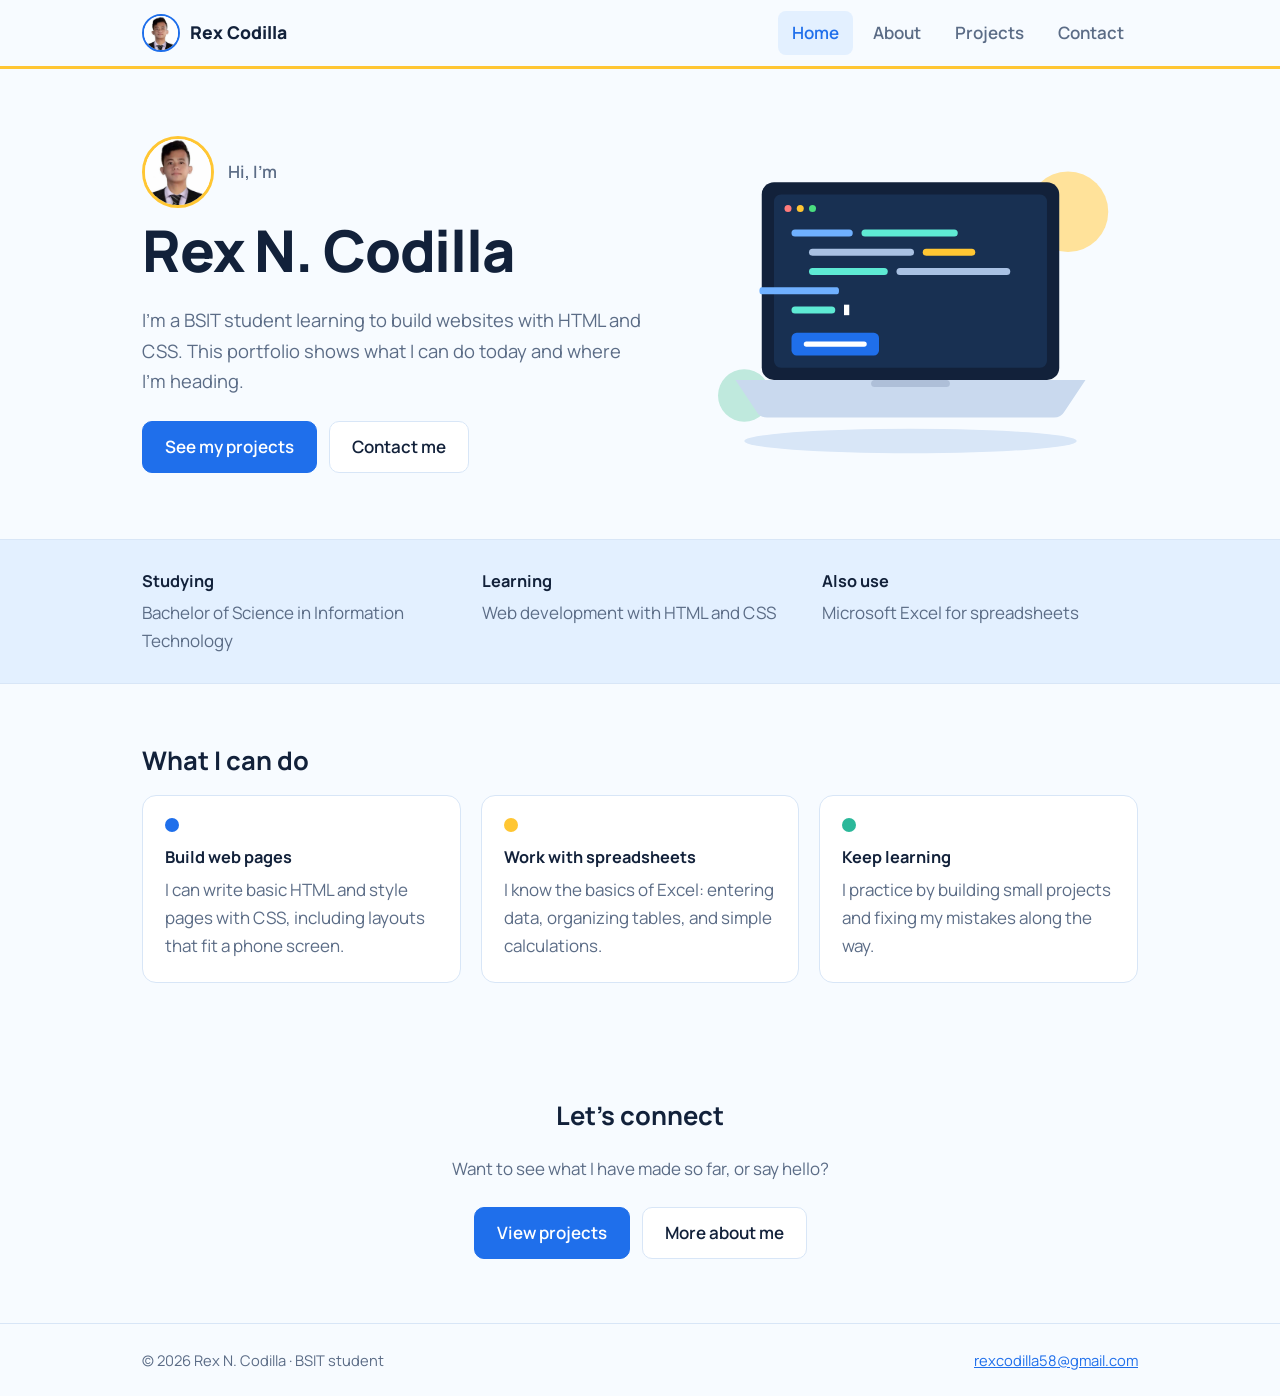
<file: index.html>
<!DOCTYPE html>
<html lang="en"><head><meta charset="UTF-8"><meta name="viewport" content="width=device-width, initial-scale=1">
<title>Home | Rex N. Codilla</title>
<meta name="description" content="Portfolio of Rex N. Codilla, BSIT student learning web development.">
<link rel="preconnect" href="https://fonts.googleapis.com"><link rel="preconnect" href="https://fonts.gstatic.com" crossorigin>
<link href="https://fonts.googleapis.com/css2?family=Manrope:wght@400;600;800&display=swap" rel="stylesheet">
<link rel="stylesheet" href="style.css"></head><body>
<header class="top"><div class="wrap bar"><a class="brand" href="index.html"><img src="images/profile.jpg" alt="">Rex Codilla</a>
<button class="burger" id="burger" aria-label="Open menu" aria-expanded="false"><span></span><span></span><span></span></button>
<nav id="nav"><a href="index.html" class="active" aria-current="page">Home</a><a href="about.html">About</a><a href="projects.html">Projects</a><a href="contact.html">Contact</a></nav></div></header>
<main><section class="hero wrap"><div class="hero-text">
<div class="who"><img class="avatar" src="images/profile.jpg" alt="Photo of Rex N. Codilla"><p class="hello">Hi, I'm</p></div>
<h1>Rex N. Codilla</h1>
<p class="lead">I'm a BSIT student learning to build websites with HTML and CSS. This portfolio shows what I can do today and where I'm heading.</p>
<div class="actions"><a class="btn primary" href="projects.html">See my projects</a><a class="btn" href="contact.html">Contact me</a></div></div>
<div class="hero-art"><img src="images/hero.svg" alt="Illustration of a laptop showing code"></div></section>
<section class="band"><div class="wrap facts">
<div><h3>Studying</h3><p>Bachelor of Science in Information Technology</p></div>
<div><h3>Learning</h3><p>Web development with HTML and CSS</p></div>
<div><h3>Also use</h3><p>Microsoft Excel for spreadsheets</p></div></div></section>
<section class="wrap block"><h2>What I can do</h2>
<div class="grid3">
<div class="tile"><span class="dot b"></span><h3>Build web pages</h3><p>I can write basic HTML and style pages with CSS, including layouts that fit a phone screen.</p></div>
<div class="tile"><span class="dot y"></span><h3>Work with spreadsheets</h3><p>I know the basics of Excel: entering data, organizing tables, and simple calculations.</p></div>
<div class="tile"><span class="dot g"></span><h3>Keep learning</h3><p>I practice by building small projects and fixing my mistakes along the way.</p></div></div></section>
<section class="wrap block cta"><h2>Let's connect</h2><p>Want to see what I have made so far, or say hello?</p>
<div class="actions"><a class="btn primary" href="projects.html">View projects</a><a class="btn" href="about.html">More about me</a></div></section></main>
<footer><div class="wrap foot"><span>© <span id="yr">2026</span> Rex N. Codilla · BSIT student</span><a href="mailto:rexcodilla58@gmail.com">rexcodilla58@gmail.com</a></div></footer>
<script src="script.js"></script></body></html>
</file>
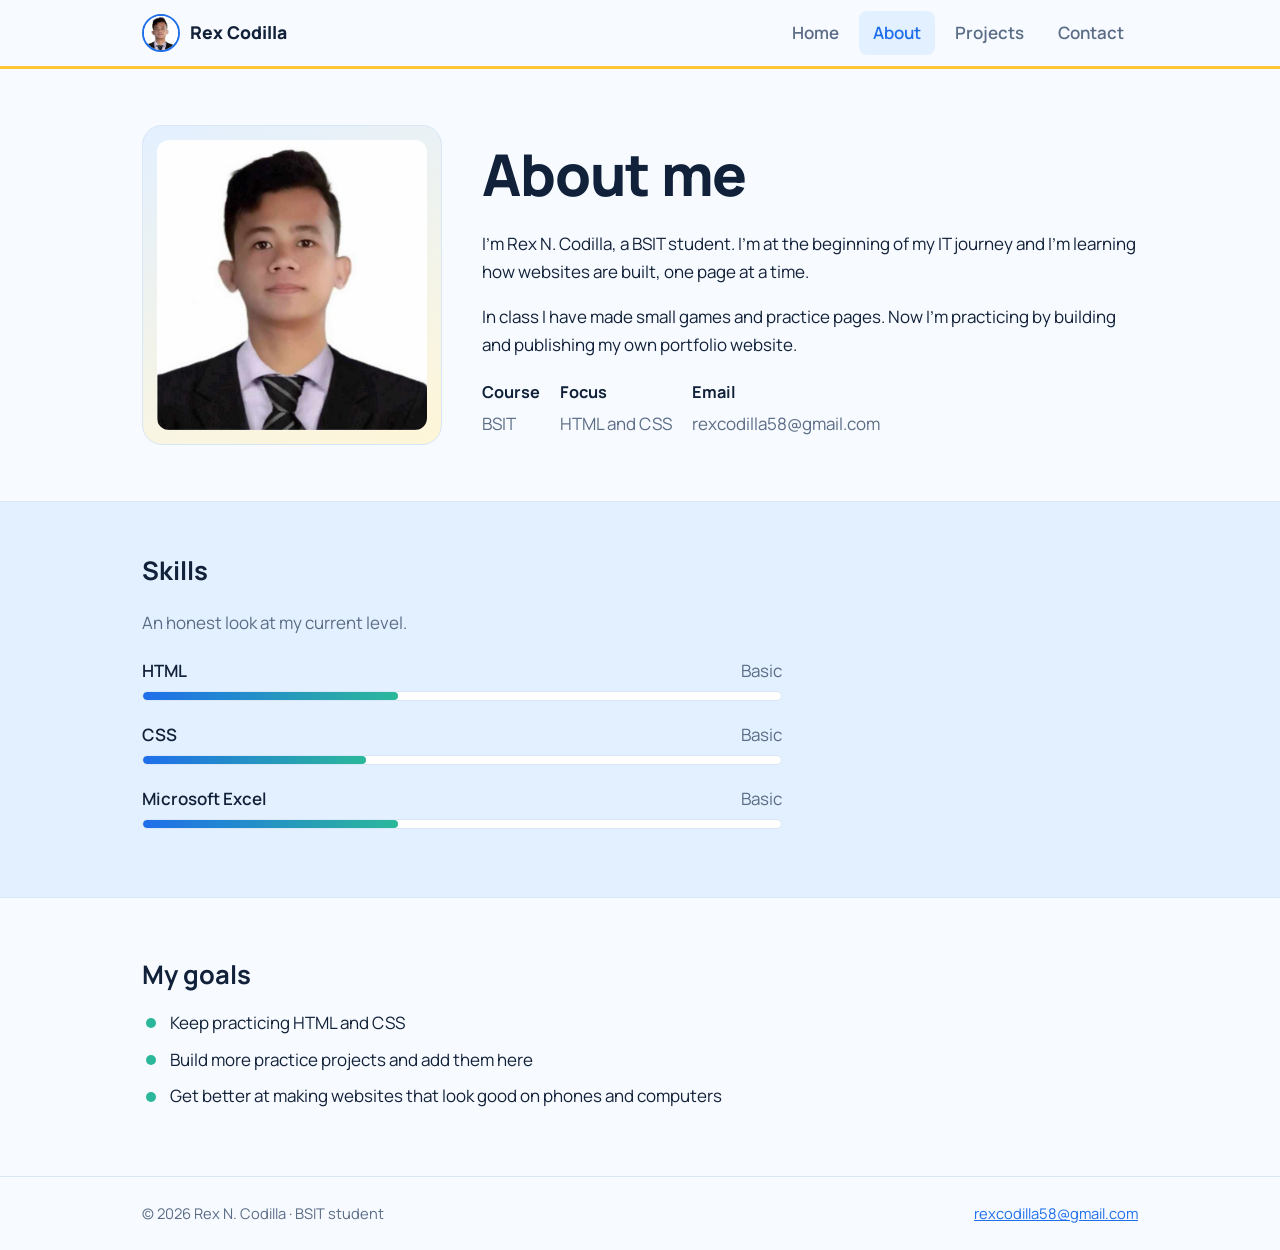
<file: about.html>
<!DOCTYPE html>
<html lang="en"><head><meta charset="UTF-8"><meta name="viewport" content="width=device-width, initial-scale=1">
<title>About | Rex N. Codilla</title>
<meta name="description" content="Portfolio of Rex N. Codilla, BSIT student learning web development.">
<link rel="preconnect" href="https://fonts.googleapis.com"><link rel="preconnect" href="https://fonts.gstatic.com" crossorigin>
<link href="https://fonts.googleapis.com/css2?family=Manrope:wght@400;600;800&display=swap" rel="stylesheet">
<link rel="stylesheet" href="style.css"></head><body>
<header class="top"><div class="wrap bar"><a class="brand" href="index.html"><img src="images/profile.jpg" alt="">Rex Codilla</a>
<button class="burger" id="burger" aria-label="Open menu" aria-expanded="false"><span></span><span></span><span></span></button>
<nav id="nav"><a href="index.html">Home</a><a href="about.html" class="active" aria-current="page">About</a><a href="projects.html">Projects</a><a href="contact.html">Contact</a></nav></div></header>
<main><section class="wrap block"><div class="about">
<div class="photo"><img src="images/profile.jpg" alt="Photo of Rex N. Codilla"></div>
<div><h1>About me</h1>
<p>I'm Rex N. Codilla, a BSIT student. I'm at the beginning of my IT journey and I'm learning how websites are built, one page at a time.</p>
<p>In class I have made small games and practice pages. Now I'm practicing by building and publishing my own portfolio website.</p>
<div class="facts2"><div><h3>Course</h3><p>BSIT</p></div><div><h3>Focus</h3><p>HTML and CSS</p></div><div><h3>Email</h3><p>rexcodilla58@gmail.com</p></div></div></div></div></section>
<section class="band"><div class="wrap block2"><h2>Skills</h2>
<p class="muted">An honest look at my current level.</p>
<ul class="skills">
<li><div class="row"><span>HTML</span><span>Basic</span></div><div class="meter"><i style="width:40%"></i></div></li>
<li><div class="row"><span>CSS</span><span>Basic</span></div><div class="meter"><i style="width:35%"></i></div></li>
<li><div class="row"><span>Microsoft Excel</span><span>Basic</span></div><div class="meter"><i style="width:40%"></i></div></li>
</ul></div></section>
<section class="wrap block"><h2>My goals</h2>
<ul class="ticks"><li>Keep practicing HTML and CSS</li><li>Build more practice projects and add them here</li><li>Get better at making websites that look good on phones and computers</li></ul></section></main>
<footer><div class="wrap foot"><span>© <span id="yr">2026</span> Rex N. Codilla · BSIT student</span><a href="mailto:rexcodilla58@gmail.com">rexcodilla58@gmail.com</a></div></footer>
<script src="script.js"></script></body></html>
</file>
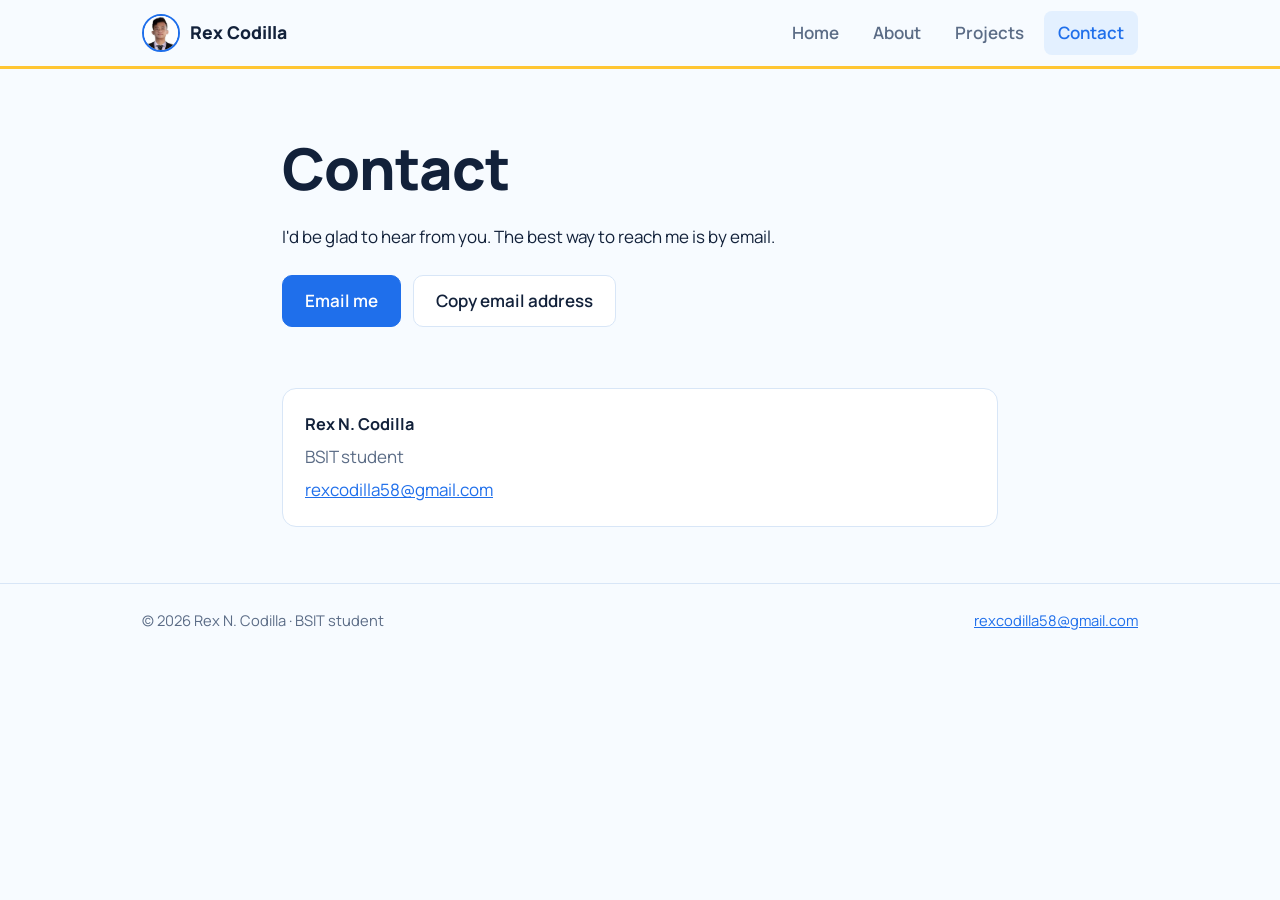
<file: contact.html>
<!DOCTYPE html>
<html lang="en"><head><meta charset="UTF-8"><meta name="viewport" content="width=device-width, initial-scale=1">
<title>Contact | Rex N. Codilla</title>
<meta name="description" content="Portfolio of Rex N. Codilla, BSIT student learning web development.">
<link rel="preconnect" href="https://fonts.googleapis.com"><link rel="preconnect" href="https://fonts.gstatic.com" crossorigin>
<link href="https://fonts.googleapis.com/css2?family=Manrope:wght@400;600;800&display=swap" rel="stylesheet">
<link rel="stylesheet" href="style.css"></head><body>
<header class="top"><div class="wrap bar"><a class="brand" href="index.html"><img src="images/profile.jpg" alt="">Rex Codilla</a>
<button class="burger" id="burger" aria-label="Open menu" aria-expanded="false"><span></span><span></span><span></span></button>
<nav id="nav"><a href="index.html">Home</a><a href="about.html">About</a><a href="projects.html">Projects</a><a href="contact.html" class="active" aria-current="page">Contact</a></nav></div></header>
<main><section class="wrap block narrow"><h1>Contact</h1>
<p>I'd be glad to hear from you. The best way to reach me is by email.</p>
<div class="actions"><a class="btn primary" href="mailto:rexcodilla58@gmail.com?subject=Hello%20Rex">Email me</a><button class="btn" id="copy" type="button">Copy email address</button></div>
<p id="msg" class="ok" role="status"></p>
<div class="tile"><h3>Rex N. Codilla</h3><p>BSIT student</p><p><a href="mailto:rexcodilla58@gmail.com">rexcodilla58@gmail.com</a></p></div></section></main>
<footer><div class="wrap foot"><span>© <span id="yr">2026</span> Rex N. Codilla · BSIT student</span><a href="mailto:rexcodilla58@gmail.com">rexcodilla58@gmail.com</a></div></footer>
<script src="script.js"></script></body></html>
</file>
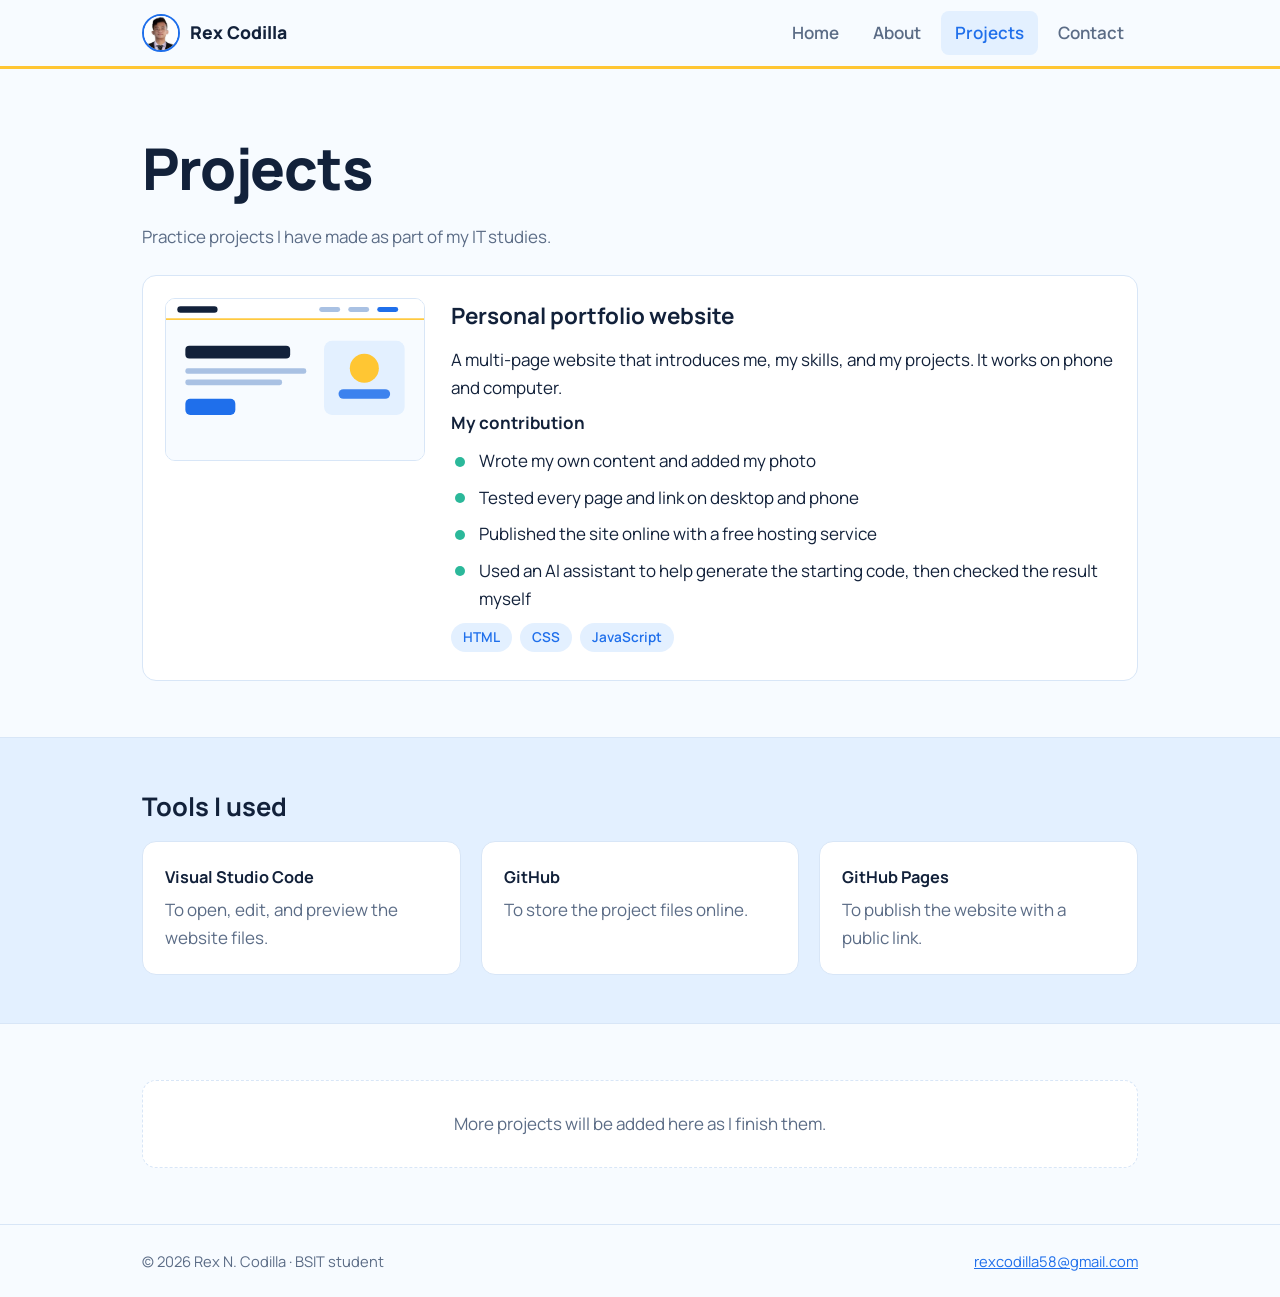
<file: projects.html>
<!DOCTYPE html>
<html lang="en"><head><meta charset="UTF-8"><meta name="viewport" content="width=device-width, initial-scale=1">
<title>Projects | Rex N. Codilla</title>
<meta name="description" content="Portfolio of Rex N. Codilla, BSIT student learning web development.">
<link rel="preconnect" href="https://fonts.googleapis.com"><link rel="preconnect" href="https://fonts.gstatic.com" crossorigin>
<link href="https://fonts.googleapis.com/css2?family=Manrope:wght@400;600;800&display=swap" rel="stylesheet">
<link rel="stylesheet" href="style.css"></head><body>
<header class="top"><div class="wrap bar"><a class="brand" href="index.html"><img src="images/profile.jpg" alt="">Rex Codilla</a>
<button class="burger" id="burger" aria-label="Open menu" aria-expanded="false"><span></span><span></span><span></span></button>
<nav id="nav"><a href="index.html">Home</a><a href="about.html">About</a><a href="projects.html" class="active" aria-current="page">Projects</a><a href="contact.html">Contact</a></nav></div></header>
<main><section class="wrap block"><h1>Projects</h1>
<p class="muted">Practice projects I have made as part of my IT studies.</p>
<article class="card"><img src="images/project-portfolio.svg" alt="Preview of this portfolio website">
<div><h2>Personal portfolio website</h2>
<p>A multi-page website that introduces me, my skills, and my projects. It works on phone and computer.</p>
<p><strong>My contribution</strong></p>
<ul class="ticks"><li>Wrote my own content and added my photo</li><li>Tested every page and link on desktop and phone</li><li>Published the site online with a free hosting service</li><li>Used an AI assistant to help generate the starting code, then checked the result myself</li></ul>
<p class="tags"><span>HTML</span><span>CSS</span><span>JavaScript</span></p></div></article></section>
<section class="band"><div class="wrap block2"><h2>Tools I used</h2>
<div class="grid3"><div class="tile"><h3>Visual Studio Code</h3><p>To open, edit, and preview the website files.</p></div>
<div class="tile"><h3>GitHub</h3><p>To store the project files online.</p></div>
<div class="tile"><h3>GitHub Pages</h3><p>To publish the website with a public link.</p></div></div></div></section>
<section class="wrap block"><div class="card empty"><p>More projects will be added here as I finish them.</p></div></section></main>
<footer><div class="wrap foot"><span>© <span id="yr">2026</span> Rex N. Codilla · BSIT student</span><a href="mailto:rexcodilla58@gmail.com">rexcodilla58@gmail.com</a></div></footer>
<script src="script.js"></script></body></html>
</file>
<file: style.css>
:root{--bg:#f7fbff;--ink:#12213a;--muted:#5b6c86;--blue:#1f6feb;--blue-d:#1757bd;--tint:#e3f0ff;--sun:#ffc633;--mint:#2bb89a;--line:#d8e6f7;--card:#fff}
*{box-sizing:border-box}html{scroll-behavior:smooth}
body{margin:0;font-family:'Manrope',system-ui,-apple-system,'Segoe UI',Arial,sans-serif;background:var(--bg);color:var(--ink);line-height:1.65;font-size:17px}
.wrap{max-width:1040px;margin:0 auto;padding:0 22px}.narrow{max-width:760px}
.block{padding-top:56px;padding-bottom:56px}.block2{padding-top:48px;padding-bottom:48px}
a{color:var(--blue)}
.top{position:sticky;top:0;background:rgba(247,251,255,.94);backdrop-filter:blur(8px);border-bottom:3px solid var(--sun);z-index:10}
.bar{display:flex;align-items:center;justify-content:space-between;height:66px}
.brand{display:flex;align-items:center;gap:10px;font-weight:800;font-size:1.1rem;color:var(--ink);text-decoration:none}
.brand img{width:38px;height:38px;border-radius:50%;object-fit:cover;object-position:center 20%;border:2px solid var(--blue);background:#fff}
nav{display:flex;gap:6px}
nav a{color:var(--muted);text-decoration:none;font-weight:600;padding:8px 14px;border-radius:8px;transition:background .2s,color .2s}
nav a:hover{background:var(--tint);color:var(--ink)}nav a.active{background:var(--tint);color:var(--blue)}
.burger{display:none;background:none;border:0;padding:10px;cursor:pointer}
.burger span{display:block;width:24px;height:2px;background:var(--ink);margin:5px 0;transition:transform .25s,opacity .25s}
.burger[aria-expanded=true] span:nth-child(1){transform:translateY(7px) rotate(45deg)}
.burger[aria-expanded=true] span:nth-child(2){opacity:0}
.burger[aria-expanded=true] span:nth-child(3){transform:translateY(-7px) rotate(-45deg)}
:focus-visible{outline:3px solid var(--blue);outline-offset:3px}
.hero{display:grid;grid-template-columns:1.1fr 1fr;gap:40px;align-items:center;padding-top:64px;padding-bottom:56px}
.who{display:flex;align-items:center;gap:14px}.hello{margin:0;color:var(--muted);font-weight:600}
.avatar{width:72px;height:72px;border-radius:50%;object-fit:cover;object-position:center 20%;border:3px solid var(--sun);background:#fff}
h1{font-size:clamp(2.2rem,5.5vw,3.6rem);line-height:1.1;margin:.2em 0 .4em;font-weight:800;letter-spacing:-.02em}
h2{font-size:1.6rem;margin:0 0 .5em}h3{margin:0 0 4px;font-size:1.02rem}
.lead{font-size:1.15rem;color:var(--muted);max-width:34em}
.hero-text>*{animation:rise .7s ease both}.hero-text>*:nth-child(2){animation-delay:.08s}.hero-text>*:nth-child(3){animation-delay:.16s}.hero-text>*:nth-child(4){animation-delay:.24s}
@keyframes rise{from{opacity:0;transform:translateY(14px)}to{opacity:1;transform:none}}
.hero-art img{width:100%;height:auto;display:block}
.actions{display:flex;gap:12px;flex-wrap:wrap;margin:24px 0 8px}
.btn{display:inline-block;font:inherit;font-weight:600;padding:11px 22px;border-radius:10px;border:1.5px solid var(--line);background:var(--card);color:var(--ink);text-decoration:none;cursor:pointer;transition:background .2s,border-color .2s,transform .2s}
.btn:hover{border-color:var(--blue);transform:translateY(-2px)}
.btn.primary{background:var(--blue);border-color:var(--blue);color:#fff}.btn.primary:hover{background:var(--blue-d);border-color:var(--blue-d)}
.band{background:var(--tint);border-top:1px solid var(--line);border-bottom:1px solid var(--line)}
.facts{display:grid;grid-template-columns:repeat(3,1fr);gap:24px;padding-top:28px;padding-bottom:28px}
.facts p,.facts2 p{margin:0;color:var(--muted)}
.grid3{display:grid;grid-template-columns:repeat(3,1fr);gap:20px}
.tile{background:var(--card);border:1px solid var(--line);border-radius:14px;padding:22px;transition:border-color .2s,transform .2s}
.tile:hover{border-color:var(--blue);transform:translateY(-3px)}.tile p{margin:.3em 0 0;color:var(--muted)}
.dot{display:block;width:14px;height:14px;border-radius:50%;margin-bottom:12px}.dot.b{background:var(--blue)}.dot.y{background:var(--sun)}.dot.g{background:var(--mint)}
.cta{text-align:center}.cta .actions{justify-content:center}.cta p{color:var(--muted)}
.about{display:grid;grid-template-columns:300px 1fr;gap:40px;align-items:center}
.photo{background:linear-gradient(160deg,var(--tint),#fff6d8);border-radius:20px;padding:14px;border:1px solid var(--line)}
.photo img{width:100%;display:block;border-radius:12px}
.facts2{display:grid;grid-template-columns:repeat(3,auto);gap:20px;margin-top:20px;justify-content:start}
.muted{color:var(--muted)}
.skills{list-style:none;padding:0;margin:20px 0 0;max-width:640px}.skills li{margin-bottom:20px}
.row{display:flex;justify-content:space-between;font-weight:600;margin-bottom:6px}.row span:last-child{color:var(--muted);font-weight:400}
.meter{height:10px;background:#fff;border-radius:99px;overflow:hidden;border:1px solid var(--line)}
.meter i{display:block;height:100%;background:linear-gradient(90deg,var(--blue),var(--mint));border-radius:99px;transform-origin:left;animation:grow 1s .2s ease both}
@keyframes grow{from{transform:scaleX(0)}to{transform:none}}
.ticks{list-style:none;padding:0;margin:.6em 0}.ticks li{position:relative;padding-left:28px;margin:.5em 0}
.ticks li::before{content:"";position:absolute;left:4px;top:.55em;width:10px;height:10px;border-radius:50%;background:var(--mint)}
.card{display:grid;grid-template-columns:260px 1fr;gap:26px;background:var(--card);border:1px solid var(--line);border-radius:14px;padding:22px;margin-top:24px;transition:border-color .2s}
.card:hover{border-color:var(--blue)}.card>img{width:100%;border-radius:10px;border:1px solid var(--line)}
.card h2{margin-top:0;font-size:1.4rem}.card p{margin:.4em 0}
.card.empty{display:block;border-style:dashed;color:var(--muted);text-align:center;margin-top:0}
.tags{display:flex;gap:8px;flex-wrap:wrap}.tags span{background:var(--tint);color:var(--blue);font-size:.85rem;font-weight:600;padding:3px 12px;border-radius:99px}
.ok{color:#17805f;font-weight:600;min-height:1.6em}
footer{border-top:1px solid var(--line);padding:24px 0;color:var(--muted);font-size:.92rem}
.foot{display:flex;justify-content:space-between;gap:12px;flex-wrap:wrap}
@media(max-width:760px){
.burger{display:block}
nav{display:none;position:absolute;top:66px;left:0;right:0;flex-direction:column;background:var(--bg);border-bottom:1px solid var(--line);padding:10px 22px 16px}
nav.open{display:flex}
.hero{grid-template-columns:1fr;padding-top:36px}.hero-art{order:2;max-width:420px}
.facts,.grid3{grid-template-columns:1fr}.about{grid-template-columns:1fr}.photo{max-width:280px}
.facts2{grid-template-columns:1fr}.card{grid-template-columns:1fr}}
@media(prefers-reduced-motion:reduce){*{animation:none!important;transition:none!important;scroll-behavior:auto}}
</file>
